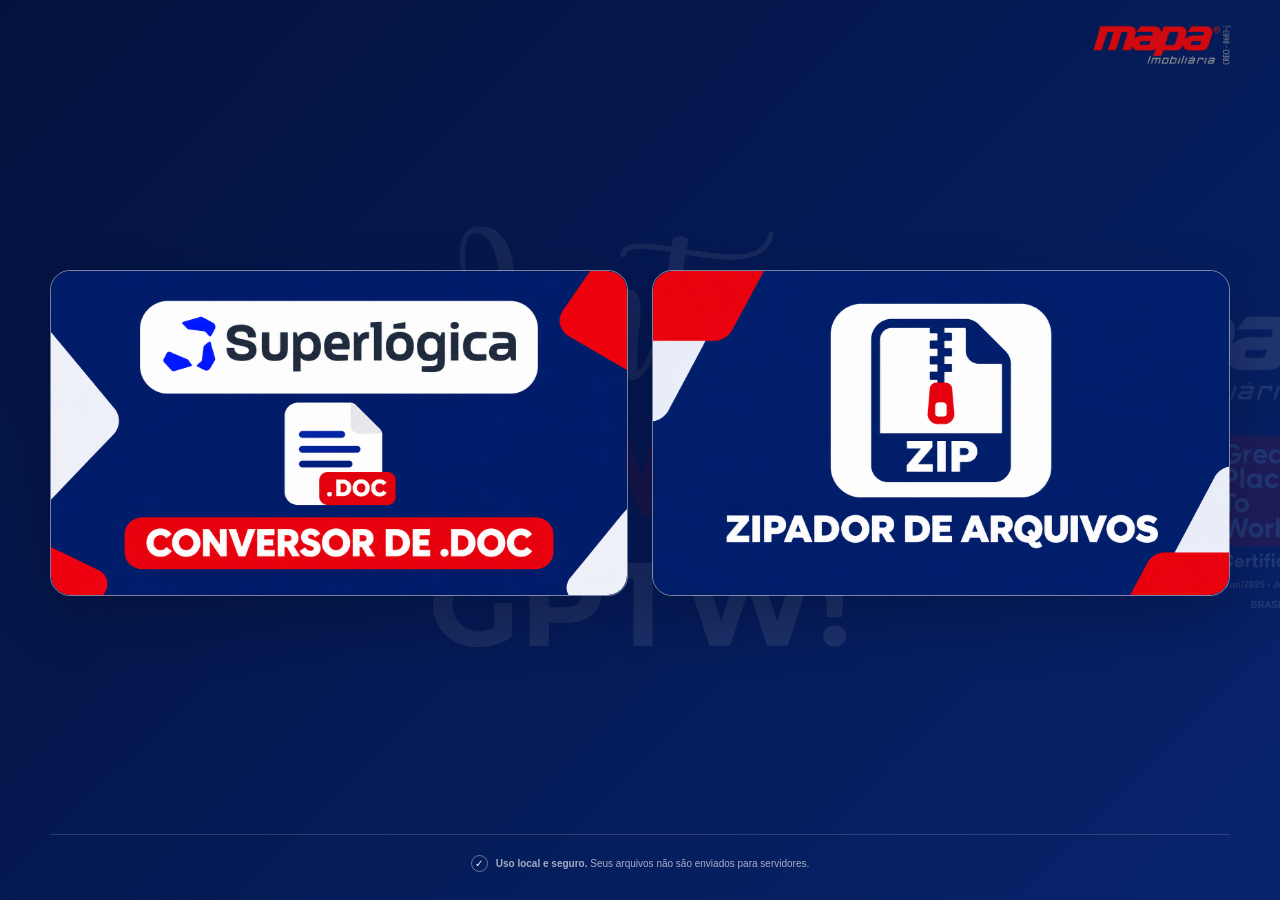
<file: index.html>
<!doctype html>
<html lang="pt-BR">
<head>
  <meta charset="utf-8">
  <meta name="viewport" content="width=device-width, initial-scale=1">
  <meta name="description" content="Portal de ferramentas da Mapa Imobiliária.">
  <meta name="theme-color" content="#08256f">
  <title>Ferramentas Mapa Imobiliária</title>
  <link rel="icon" href="data:image/svg+xml,%3Csvg xmlns='http://www.w3.org/2000/svg' viewBox='0 0 64 64'%3E%3Crect width='64' height='64' rx='16' fill='%23082066'/%3E%3Cpath d='M15 32 32 17 49 32M22 29v19h20V29M29 48V35h7v13' fill='none' stroke='white' stroke-width='4'/%3E%3C/svg%3E">
  <link rel="stylesheet" href="styles.css">
</head>
<body>
  <header class="topbar">
    <img class="mapa-logo" src="assets/mapa-logo.png" alt="Mapa Imobiliária" width="447" height="112">
  </header>

  <main>
    <section class="tool-grid" aria-label="Ferramentas disponíveis">
      <a class="tool-card" href="ferramentas/conversor-doc/index.html" aria-label="Abrir Conversor de .DOC">
        <span class="thumbnail-wrap">
          <img src="assets/thumbnail-conversor-doc.png" alt="Conversor de DOC com a identidade da Superlógica" width="1536" height="864">
        </span>
      </a>

      <a class="tool-card" href="ferramentas/zipador/index.html" aria-label="Abrir Zipador de arquivos">
        <span class="thumbnail-wrap">
          <img src="assets/thumbnail-zipador-arquivos.png" alt="Ícone de arquivo ZIP com a identidade da Mapa" width="1536" height="864">
        </span>
      </a>
    </section>
  </main>

  <footer>
    <span class="security-icon" aria-hidden="true">✓</span>
    <span><strong>Uso local e seguro.</strong> Seus arquivos não são enviados para servidores.</span>
  </footer>
</body>
</html>
</file>
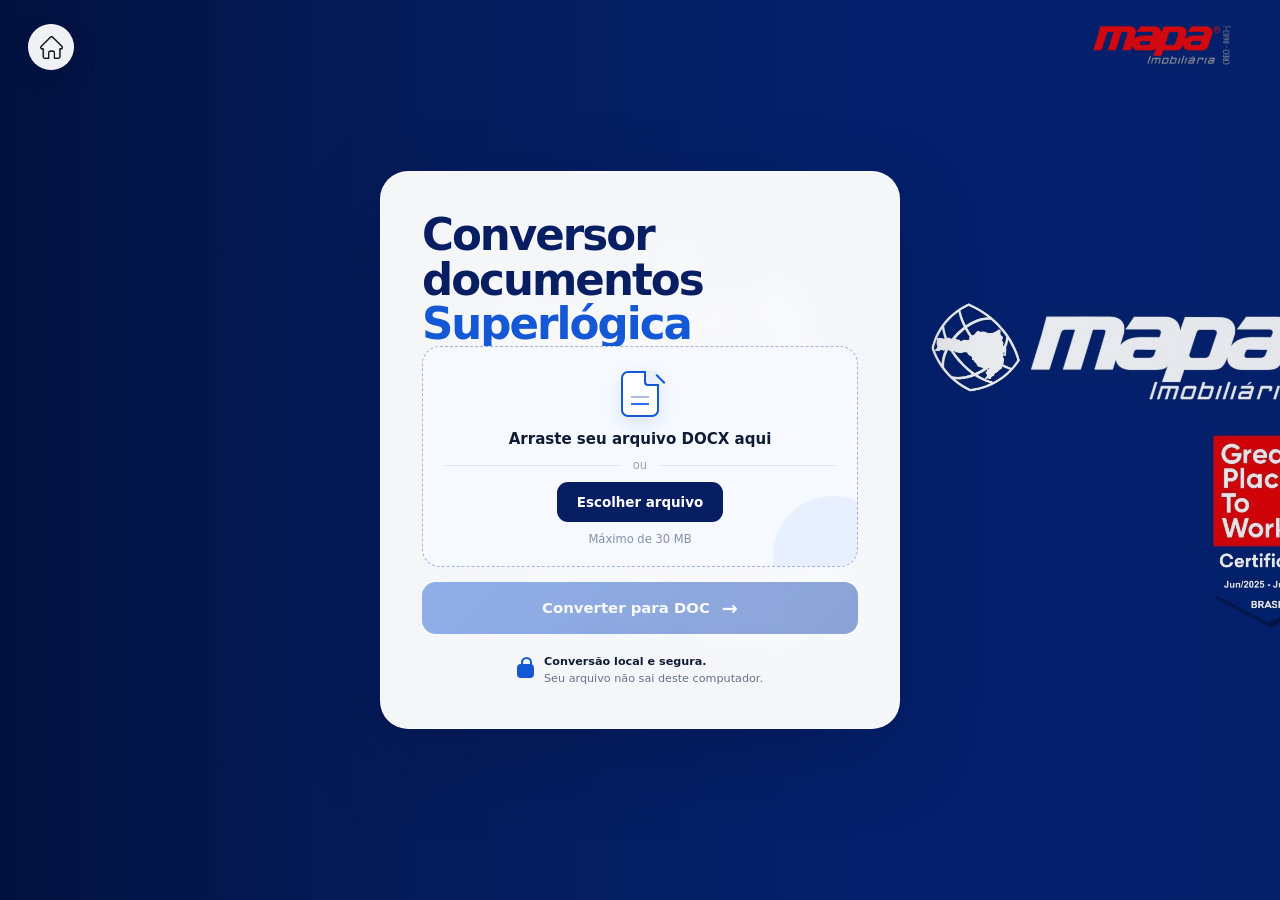
<file: ferramentas/conversor-doc/index.html>
<!doctype html>
<html lang="pt-BR">
  <head>
    <meta charset="UTF-8" />
    <meta name="viewport" content="width=device-width, initial-scale=1" />
    <meta
      name="description"
      content="Converta documentos DOCX para DOC diretamente no navegador."
    />
    <meta name="theme-color" content="#071e63" />
    <title>Conversor documentos Superlógica</title>
    <link rel="icon" href="data:image/svg+xml,%3Csvg xmlns='http://www.w3.org/2000/svg' viewBox='0 0 64 64'%3E%3Crect width='64' height='64' rx='16' fill='%23082066'/%3E%3Cpath d='M15 32 32 17 49 32M22 29v19h20V29M29 48V35h7v13' fill='none' stroke='white' stroke-width='4'/%3E%3C/svg%3E" />
    <link rel="stylesheet" href="styles.css" />
  </head>
  <body>
    <a class="home-link" href="../../index.html" aria-label="Voltar ao menu principal"><img src="../../assets/home-icon.png" alt="" width="512" height="512"></a>
    <img class="mapa-logo" src="../../assets/mapa-logo.png" alt="Mapa Imobiliária" width="447" height="112">
    <main class="page-shell">
      <section class="converter-card" aria-labelledby="page-title">
        <h1 id="page-title">Conversor documentos <span>Superlógica</span></h1>

        <div
          class="drop-zone"
          id="drop-zone"
          role="button"
          tabindex="0"
          aria-controls="file-input"
          aria-describedby="drop-hint"
        >
          <input
            id="file-input"
            type="file"
            accept=".docx,application/vnd.openxmlformats-officedocument.wordprocessingml.document"
            hidden
          />
          <div class="document-icon" aria-hidden="true">
            <span></span>
          </div>
          <p class="drop-title">Arraste seu arquivo DOCX aqui</p>
          <p class="drop-divider"><span>ou</span></p>
          <span class="choose-button">Escolher arquivo</span>
          <p class="drop-hint" id="drop-hint">Máximo de 30 MB</p>
        </div>

        <div class="file-card" id="file-card" hidden>
          <div class="file-badge" aria-hidden="true">DOCX</div>
          <div class="file-copy">
            <strong id="file-name"></strong>
            <span id="file-size"></span>
          </div>
          <button class="remove-button" id="remove-button" type="button">
            Remover
          </button>
        </div>

        <button class="convert-button" id="convert-button" type="button" disabled>
          <span class="button-label">Converter para DOC</span>
          <span class="button-arrow" aria-hidden="true">→</span>
        </button>

        <div class="status-card" id="status-card" role="status" aria-live="polite" hidden>
          <div class="status-icon" id="status-icon" aria-hidden="true">✓</div>
          <div class="status-copy">
            <strong id="status-title"></strong>
            <span id="status-message"></span>
          </div>
          <button class="download-again" id="download-again" type="button" hidden>
            Baixar novamente
          </button>
        </div>

        <div class="privacy-note">
          <span class="lock-icon" aria-hidden="true"></span>
          <p>
            <strong>Conversão local e segura.</strong>
            Seu arquivo não sai deste computador.
          </p>
        </div>
      </section>

    </main>

    <script src="vendor/mammoth.browser.min.js"></script>
    <script src="app.js"></script>
  </body>
</html>
</file>
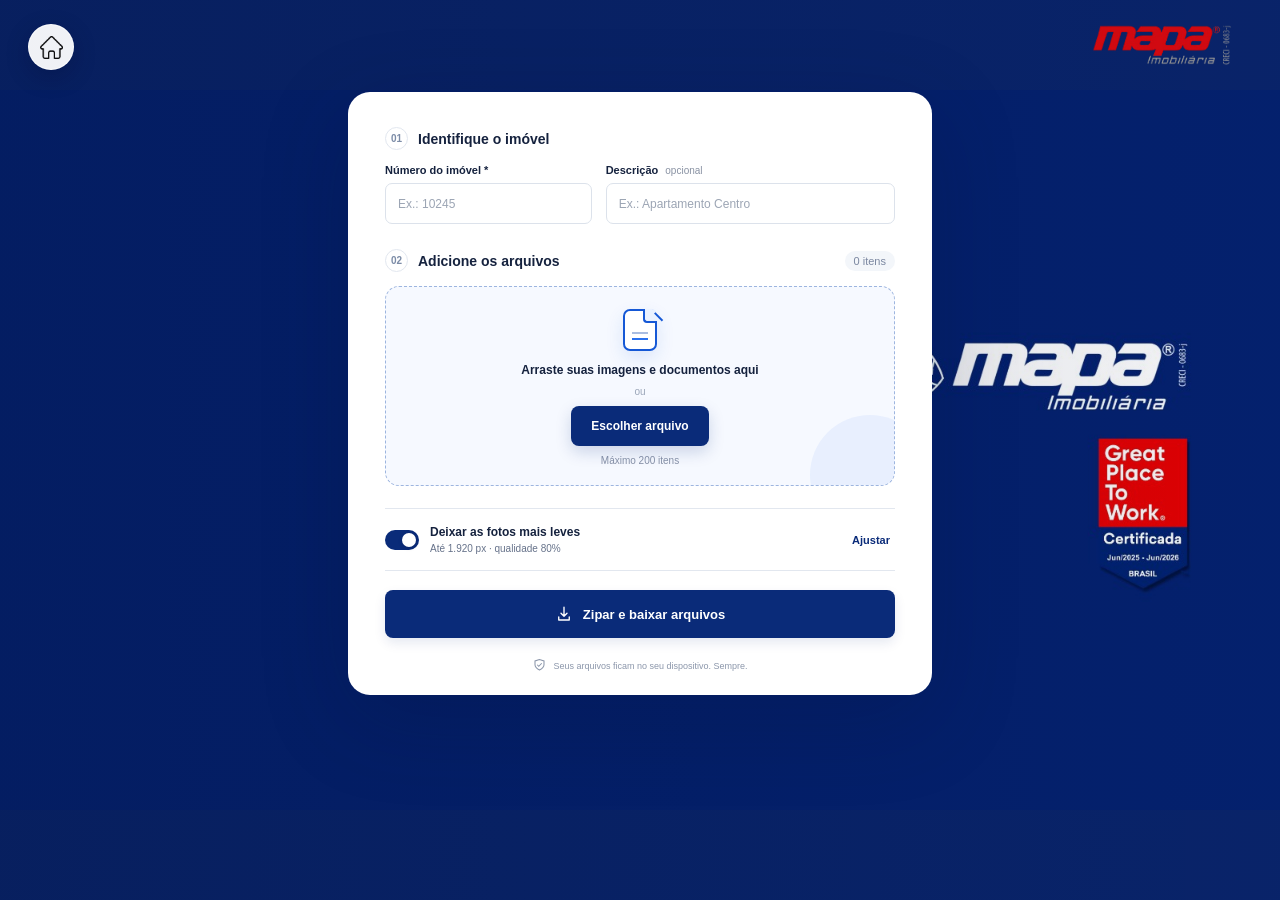
<file: ferramentas/zipador/index.html>
<!doctype html>
<html lang="pt-BR">
<head>
  <meta charset="utf-8">
  <meta name="viewport" content="width=device-width, initial-scale=1">
  <meta name="description" content="Organize imagens e documentos e baixe tudo em um ZIP.">
  <title>Zipador de arquivos | Mapa Imobiliária</title>
  <link rel="icon" href="data:image/svg+xml,%3Csvg xmlns='http://www.w3.org/2000/svg' viewBox='0 0 64 64'%3E%3Crect width='64' height='64' rx='16' fill='%23082066'/%3E%3Cpath d='M15 32 32 17 49 32M22 29v19h20V29M29 48V35h7v13' fill='none' stroke='white' stroke-width='4'/%3E%3C/svg%3E">
  <link rel="stylesheet" href="styles.css">
  <script src="zip.js" defer></script>
  <script src="app.js" defer></script>
</head>
<body>
  <header class="topbar"><a href="../../index.html" class="home-link" aria-label="Voltar ao menu principal"><img src="../../assets/home-icon.png" alt="" width="512" height="512"></a><img class="mapa-logo" src="../../assets/mapa-logo.png" alt="Mapa Imobiliária" width="447" height="112"></header>
  <main>
    <section class="workspace" aria-label="Zipador de arquivos">
      <form id="zip-form">
        <fieldset id="controls">
          <div class="section-heading"><span class="step">01</span><h2>Identifique o imóvel</h2></div>
          <div class="fields">
            <div><label for="property-number">Número do imóvel <span aria-hidden="true">*</span></label><input id="property-number" name="property" type="text" placeholder="Ex.: 10245" maxlength="60" required autocomplete="off"></div>
            <div><label for="description">Descrição <span class="optional">opcional</span></label><input id="description" name="description" type="text" placeholder="Ex.: Apartamento Centro" maxlength="100" autocomplete="off"></div>
          </div>
          <div class="section-heading photos-heading"><span class="step">02</span><h2>Adicione os arquivos</h2><span id="count" class="counter">0 itens</span></div>
          <input id="file-input" class="visually-hidden" type="file" multiple tabindex="-1" aria-label="Selecionar arquivos">
          <div id="drop-zone" class="drop-zone">
            <span class="document-icon" aria-hidden="true"><span></span></span>
            <p class="drop-title">Arraste suas imagens e documentos aqui</p>
            <p class="drop-divider"><span>ou</span></p>
            <button id="add-files" class="choose-button" type="button">Escolher arquivo</button>
            <p class="drop-hint">Máximo 200 itens</p>
          </div>
          <div id="photos-toolbar" class="photos-toolbar" hidden><span id="total-size"></span><button id="clear-files" type="button" class="text-button">Remover todas</button></div>
          <ul id="photo-grid" class="photo-grid" aria-label="Arquivos selecionados"></ul>
          <div class="compression">
            <label class="switch-label"><input id="compress" type="checkbox" checked><span class="switch" aria-hidden="true"></span><span><strong>Deixar as fotos mais leves</strong><small id="compression-summary">Até 1.920 px · qualidade 80%</small></span></label>
            <button id="settings-toggle" class="text-button" type="button" aria-expanded="false" aria-controls="settings">Ajustar</button>
          </div>
          <div id="settings" class="settings" hidden>
            <div><label for="max-size">Lado maior da imagem</label><select id="max-size"><option value="1280">1.280 px · mais compacto</option><option value="1920" selected>1.920 px · recomendado</option><option value="2560">2.560 px · mais detalhes</option></select></div>
            <div><label for="quality">Qualidade JPEG</label><select id="quality"><option value="0.65">65% · mais compacto</option><option value="0.8" selected>80% · recomendado</option><option value="0.9">90% · mais detalhes</option></select></div>
            <p>As imagens são convertidas para JPEG, sem ampliar. Transparências ficam brancas. Se a conversão não economizar espaço, o original é mantido.</p>
          </div>
          <button id="zip-button" class="primary zip-action" type="submit"><svg viewBox="0 0 24 24" fill="none" aria-hidden="true"><path d="M12 3v12m-4-4 4 4 4-4M5 16v4h14v-4" stroke="currentColor" stroke-width="1.8" stroke-linecap="round" stroke-linejoin="round"/></svg><span>Zipar e baixar arquivos</span></button>
        </fieldset>
        <div id="progress-area" class="progress-area" hidden><progress id="progress" max="100" value="0" aria-label="Progresso da criação do ZIP"></progress><div><span id="progress-text"></span><button id="cancel" type="button" class="text-button">Cancelar</button></div></div>
        <p id="message" class="message" role="status" aria-live="polite" hidden></p>
        <a id="download-again" class="download-again" hidden>Baixar ZIP novamente ↗</a>
      </form>
      <footer class="privacy"><svg viewBox="0 0 20 20" fill="none" aria-hidden="true"><path d="M10 2 4 4v5c0 4 6 7 6 7s6-3 6-7V4l-6-2Z" stroke="currentColor" stroke-width="1.4"/><path d="m7 9 2 2 4-4" stroke="currentColor" stroke-width="1.4"/></svg>Seus arquivos ficam no seu dispositivo. Sempre.</footer>
    </section>
  </main>
</body>
</html>
</file>
<file: styles.css>
:root {
  color-scheme: light;
  font-family: "Segoe UI", Arial, sans-serif;
  color: #12203e;
  background: #08246d;
  font-synthesis: none;
  --navy: #08246d;
  --navy-dark: #04194e;
  --red: #ee121f;
  --muted: #65718a;
}

* { box-sizing: border-box; }

html { min-height: 100%; }

body {
  margin: 0;
  min-height: 100vh;
  background:
    linear-gradient(135deg, rgba(3, 17, 59, .96), rgba(8, 36, 109, .88)),
    url("assets/wallpaper.jpeg") center / cover fixed no-repeat;
  display: flex;
  flex-direction: column;
}

a { color: inherit; }

a:focus-visible {
  outline: 3px solid #fff;
  outline-offset: 5px;
}

.topbar {
  width: min(1180px, calc(100% - 48px));
  margin: 0 auto;
  padding: 32px 0 20px;
  display: flex;
  align-items: center;
  justify-content: flex-end;
  color: #fff;
}

.mapa-logo {
  position: fixed;
  top: 24px;
  right: 28px;
  z-index: 30;
  display: block;
  width: 180px;
  height: auto;
  object-fit: contain;
}

.brand {
  color: #fff;
  text-decoration: none;
  font-size: 37px;
  line-height: .78;
  font-weight: 900;
  font-style: italic;
  letter-spacing: -2px;
}

.brand span {
  display: block;
  margin: 10px 0 0 4px;
  font-size: 8px;
  font-style: normal;
  font-weight: 600;
  letter-spacing: 2.4px;
}

.header-label {
  font-size: 10px;
  font-weight: 700;
  letter-spacing: 2.2px;
  opacity: .8;
}

main {
  width: min(1180px, calc(100% - 48px));
  margin: auto;
  padding: 60px 0 80px;
}

.intro {
  max-width: 650px;
  color: #fff;
  margin-bottom: 42px;
}

.eyebrow {
  display: flex;
  align-items: center;
  gap: 9px;
  font-size: 10px;
  font-weight: 700;
  letter-spacing: 2px;
  opacity: .76;
}

.eyebrow > span {
  width: 7px;
  height: 7px;
  border-radius: 50%;
  background: var(--red);
}

h1 {
  margin: 16px 0 12px;
  font-size: clamp(38px, 5vw, 61px);
  line-height: 1.02;
  letter-spacing: -2.5px;
}

.intro p {
  margin: 0;
  max-width: 570px;
  color: rgba(255, 255, 255, .75);
  font-size: 16px;
  line-height: 1.65;
}

.tool-grid {
  width: 100%;
  display: grid;
  grid-template-columns: repeat(2, minmax(0, 1fr));
  gap: 24px;
}

.tool-card {
  min-width: 0;
  background: transparent;
  border: 1px solid rgba(255, 255, 255, .46);
  border-radius: 20px;
  overflow: hidden;
  text-decoration: none;
  box-shadow: 0 22px 55px rgba(0, 7, 33, .3);
  transition: transform .2s ease, box-shadow .2s ease;
}

.tool-card:hover {
  transform: translateY(-6px);
  box-shadow: 0 28px 70px rgba(0, 7, 33, .42);
}

.thumbnail-wrap {
  position: relative;
  display: block;
  aspect-ratio: 16 / 9;
  overflow: hidden;
  border-radius: inherit;
  background: var(--navy);
}

.thumbnail-wrap img {
  display: block;
  width: 100%;
  height: 100%;
  object-fit: cover;
  transition: transform .35s ease;
}

.tool-card:hover img { transform: scale(1.025); }

.open-icon {
  position: absolute;
  top: 16px;
  right: 16px;
  width: 37px;
  height: 37px;
  border-radius: 50%;
  display: grid;
  place-items: center;
  color: var(--navy);
  background: rgba(255, 255, 255, .94);
  font-size: 18px;
  box-shadow: 0 5px 18px rgba(0, 0, 0, .17);
}

.card-copy {
  min-height: 132px;
  padding: 24px 25px 22px;
  display: flex;
  align-items: flex-end;
  justify-content: space-between;
  gap: 22px;
}

.card-copy strong {
  display: block;
  margin-bottom: 8px;
  color: #10214b;
  font-size: 20px;
  letter-spacing: -.4px;
}

.card-copy small {
  display: block;
  max-width: 300px;
  color: var(--muted);
  font-size: 12px;
  line-height: 1.5;
}

.action {
  flex: none;
  color: var(--navy);
  font-size: 11px;
  font-weight: 700;
  white-space: nowrap;
}

.action span { color: var(--red); margin-left: 5px; }

footer {
  width: min(1180px, calc(100% - 48px));
  margin: 0 auto;
  padding: 20px 0 28px;
  border-top: 1px solid rgba(255, 255, 255, .15);
  display: flex;
  align-items: center;
  justify-content: center;
  gap: 8px;
  color: rgba(255, 255, 255, .64);
  font-size: 10px;
}

.security-icon {
  width: 17px;
  height: 17px;
  border: 1px solid rgba(255, 255, 255, .38);
  border-radius: 50%;
  display: grid;
  place-items: center;
  color: #fff;
  font-size: 10px;
}

@media (max-width: 800px) {
  .tool-grid { grid-template-columns: 1fr; }
  main { padding: 38px 0 54px; }
}

@media (max-width: 540px) {
  .topbar, main, footer { width: min(100% - 28px, 1180px); }
  .topbar { padding-top: 23px; }
  .mapa-logo { top: 16px; right: 15px; width: 140px; }
  .brand { font-size: 31px; }
  .header-label { font-size: 8px; letter-spacing: 1.2px; }
  main { padding: 28px 0 44px; }
  h1 { letter-spacing: -1.8px; }
  .intro { margin-bottom: 28px; }
  .intro p { font-size: 14px; }
  .card-copy { min-height: 0; padding: 20px; align-items: flex-start; flex-direction: column; gap: 16px; }
  .tool-card { border-radius: 16px; }
  footer { text-align: center; line-height: 1.5; }
}

@media (prefers-reduced-motion: reduce) {
  .tool-card, .thumbnail-wrap img { transition: none; }
}
</file>
<file: ferramentas/conversor-doc/styles.css>
:root {
  --navy-950: #041541;
  --navy-900: #071e63;
  --navy-800: #0a2c7b;
  --blue-600: #1558d6;
  --blue-500: #2a71ee;
  --blue-100: #e8f0ff;
  --ink: #101c37;
  --muted: #66728b;
  --line: #dce4f1;
  --success: #087a4a;
  --danger: #bd1e2d;
  --white: #ffffff;
  --shadow: 0 28px 80px rgba(1, 13, 51, 0.28);
  font-family:
    Inter, ui-sans-serif, system-ui, -apple-system, BlinkMacSystemFont, "Segoe UI",
    sans-serif;
  color: var(--ink);
  font-synthesis: none;
}

* {
  box-sizing: border-box;
}

html {
  min-width: 320px;
  background: var(--navy-900);
}

body {
  min-width: 320px;
  min-height: 100vh;
  min-height: 100svh;
  margin: 0;
  background: var(--navy-900);
}

body::before {
  position: fixed;
  inset: 0;
  z-index: 0;
  content: "";
  background-image:
    linear-gradient(
      90deg,
      rgba(2, 16, 58, 0.9) 0%,
      rgba(5, 25, 78, 0.6) 34%,
      rgba(5, 23, 72, 0.08) 67%,
      rgba(5, 23, 72, 0.1) 100%
    ),
    url("assets/wallpaper.jpeg");
  background-position: center;
  background-size: cover;
}

button,
input {
  font: inherit;
}

button {
  -webkit-tap-highlight-color: transparent;
}

[hidden] {
  display: none !important;
}

.page-shell {
  position: relative;
  z-index: 1;
  display: grid;
  grid-template-columns: minmax(360px, 520px);
  justify-content: center;
  align-items: center;
  width: min(100%, 1680px);
  min-height: 100vh;
  min-height: 100svh;
  margin: 0 auto;
  padding: clamp(24px, 4vw, 64px);
}

.converter-card {
  width: 100%;
  padding: clamp(26px, 3.2vw, 44px);
  border: 1px solid rgba(255, 255, 255, 0.58);
  border-radius: 28px;
  background: rgba(255, 255, 255, 0.96);
  box-shadow: var(--shadow);
  backdrop-filter: blur(18px);
}

h1 {
  max-width: 420px;
  margin: 0;
  color: var(--navy-900);
  font-size: clamp(2rem, 3.4vw, 3.25rem);
  font-weight: 800;
  letter-spacing: -0.045em;
  line-height: 1.02;
}

h1 span {
  display: block;
  color: var(--blue-600);
}

.intro {
  max-width: 420px;
  margin: 16px 0 26px;
  color: var(--muted);
  font-size: 0.98rem;
  line-height: 1.6;
}

.intro strong {
  color: var(--ink);
}

.drop-zone {
  position: relative;
  padding: 24px 22px 20px;
  overflow: hidden;
  border: 1.5px dashed #9db5df;
  border-radius: 18px;
  outline: none;
  background: #f6f9ff;
  text-align: center;
  cursor: pointer;
  transition:
    border-color 160ms ease,
    background-color 160ms ease,
    box-shadow 160ms ease,
    transform 160ms ease;
}

.drop-zone::after {
  position: absolute;
  right: -36px;
  bottom: -50px;
  width: 120px;
  height: 120px;
  border-radius: 50%;
  background: rgba(42, 113, 238, 0.07);
  content: "";
}

.drop-zone:hover,
.drop-zone:focus-visible,
.drop-zone.is-dragging {
  border-color: var(--blue-500);
  background: #eef4ff;
  box-shadow: 0 0 0 4px rgba(42, 113, 238, 0.12);
  transform: translateY(-1px);
}

.document-icon {
  position: relative;
  width: 38px;
  height: 46px;
  margin: 0 auto 13px;
  border: 2px solid var(--blue-600);
  border-radius: 7px;
  background: var(--white);
  box-shadow: 0 7px 18px rgba(21, 88, 214, 0.12);
}

.document-icon::before {
  position: absolute;
  top: -2px;
  right: -2px;
  width: 13px;
  height: 13px;
  border-bottom: 2px solid var(--blue-600);
  border-left: 2px solid var(--blue-600);
  border-radius: 0 5px 0 4px;
  background: var(--blue-100);
  content: "";
}

.document-icon::after {
  position: absolute;
  right: 8px;
  bottom: 10px;
  left: 8px;
  height: 2px;
  background: var(--blue-500);
  box-shadow: 0 -7px 0 #a9bde1;
  content: "";
}

.document-icon span {
  position: absolute;
  top: 7px;
  right: -1px;
  width: 12px;
  height: 12px;
  border-top: 2px solid var(--blue-600);
  transform: rotate(45deg) translate(1px, -6px);
}

.drop-title {
  margin: 0;
  color: var(--ink);
  font-size: 0.94rem;
  font-weight: 750;
}

.drop-divider {
  display: flex;
  align-items: center;
  gap: 12px;
  margin: 10px auto;
  color: #9aa5b8;
  font-size: 0.72rem;
}

.drop-divider::before,
.drop-divider::after {
  flex: 1;
  height: 1px;
  background: #dce4f0;
  content: "";
}

.choose-button {
  position: relative;
  z-index: 1;
  display: inline-flex;
  align-items: center;
  justify-content: center;
  min-height: 40px;
  padding: 0 20px;
  border-radius: 11px;
  background: var(--navy-900);
  color: var(--white);
  font-size: 0.84rem;
  font-weight: 750;
}

.drop-hint {
  margin: 10px 0 0;
  color: #8792a8;
  font-size: 0.72rem;
}

.file-card {
  display: flex;
  align-items: center;
  gap: 13px;
  margin-top: 14px;
  padding: 13px;
  border: 1px solid var(--line);
  border-radius: 14px;
  background: var(--white);
}

.file-badge {
  display: grid;
  flex: 0 0 48px;
  place-items: center;
  width: 48px;
  height: 48px;
  border-radius: 12px;
  background: var(--blue-100);
  color: var(--blue-600);
  font-size: 0.62rem;
  font-weight: 850;
  letter-spacing: 0.03em;
}

.file-copy {
  display: flex;
  min-width: 0;
  flex: 1;
  flex-direction: column;
  gap: 3px;
}

.file-copy strong {
  overflow: hidden;
  color: var(--ink);
  font-size: 0.82rem;
  text-overflow: ellipsis;
  white-space: nowrap;
}

.file-copy span {
  color: var(--muted);
  font-size: 0.72rem;
}

.remove-button,
.download-again {
  padding: 8px 10px;
  border: 0;
  border-radius: 9px;
  background: transparent;
  color: var(--blue-600);
  font-size: 0.75rem;
  font-weight: 750;
  cursor: pointer;
}

.remove-button:hover,
.download-again:hover {
  background: var(--blue-100);
}

.convert-button {
  display: flex;
  align-items: center;
  justify-content: center;
  gap: 12px;
  width: 100%;
  min-height: 52px;
  margin-top: 15px;
  padding: 0 20px;
  border: 0;
  border-radius: 14px;
  background: linear-gradient(135deg, var(--blue-600), #0b3ba9);
  box-shadow: 0 12px 28px rgba(21, 88, 214, 0.26);
  color: var(--white);
  font-size: 0.93rem;
  font-weight: 800;
  cursor: pointer;
  transition:
    box-shadow 160ms ease,
    transform 160ms ease,
    opacity 160ms ease;
}

.convert-button:not(:disabled):hover {
  box-shadow: 0 15px 34px rgba(21, 88, 214, 0.34);
  transform: translateY(-1px);
}

.convert-button:focus-visible,
.remove-button:focus-visible,
.download-again:focus-visible {
  outline: 3px solid rgba(42, 113, 238, 0.28);
  outline-offset: 2px;
}

.convert-button:disabled {
  box-shadow: none;
  cursor: not-allowed;
  opacity: 0.45;
}

.convert-button.is-loading .button-arrow {
  width: 17px;
  height: 17px;
  border: 2px solid rgba(255, 255, 255, 0.45);
  border-top-color: var(--white);
  border-radius: 50%;
  font-size: 0;
  animation: spin 700ms linear infinite;
}

.button-arrow {
  font-size: 1.2rem;
  line-height: 1;
}

.status-card {
  display: grid;
  grid-template-columns: auto 1fr;
  align-items: center;
  gap: 12px;
  margin-top: 14px;
  padding: 13px;
  border: 1px solid #b8e0ce;
  border-radius: 14px;
  background: #f0fbf6;
}

.status-card.is-error {
  border-color: #f0bec4;
  background: #fff4f5;
}

.status-icon {
  display: grid;
  width: 34px;
  height: 34px;
  place-items: center;
  border-radius: 50%;
  background: var(--success);
  color: var(--white);
  font-weight: 850;
}

.status-card.is-error .status-icon {
  background: var(--danger);
}

.status-copy {
  display: flex;
  min-width: 0;
  flex-direction: column;
  gap: 2px;
}

.status-copy strong {
  color: var(--ink);
  font-size: 0.8rem;
}

.status-copy span {
  color: var(--muted);
  font-size: 0.72rem;
  line-height: 1.4;
}

.download-again {
  grid-column: 2;
  justify-self: start;
  padding-left: 0;
}

.privacy-note {
  display: flex;
  align-items: center;
  justify-content: center;
  gap: 10px;
  margin-top: 20px;
  color: var(--muted);
}

.privacy-note p {
  margin: 0;
  font-size: 0.7rem;
  line-height: 1.45;
}

.privacy-note strong {
  display: block;
  color: var(--ink);
}

.lock-icon {
  position: relative;
  width: 17px;
  height: 14px;
  border-radius: 4px;
  background: var(--blue-600);
}

.lock-icon::before {
  position: absolute;
  top: -7px;
  left: 4px;
  width: 7px;
  height: 8px;
  border: 2px solid var(--blue-600);
  border-bottom: 0;
  border-radius: 6px 6px 0 0;
  content: "";
}

@keyframes spin {
  to {
    transform: rotate(360deg);
  }
}

@media (max-width: 940px) {
  body::before {
    background-image:
      linear-gradient(rgba(3, 19, 64, 0.72), rgba(3, 19, 64, 0.82)),
      url("assets/wallpaper.jpeg");
    background-position: 61% center;
  }

  .page-shell {
    grid-template-columns: 1fr;
    justify-items: center;
    padding: 26px;
  }

  .converter-card {
    max-width: 520px;
  }

}

@media (max-width: 560px) {
  .page-shell {
    align-items: start;
    padding: 14px;
  }

  .converter-card {
    margin: 0;
    padding: 24px 20px;
    border-radius: 22px;
  }

  h1 {
    font-size: 2.1rem;
  }

  .intro {
    margin-bottom: 20px;
  }

  .drop-zone {
    padding: 20px 16px 17px;
  }

  .file-card {
    gap: 10px;
  }

  .file-badge {
    flex-basis: 42px;
    width: 42px;
    height: 42px;
  }
}

@media (prefers-reduced-motion: reduce) {
  *,
  *::before,
  *::after {
    scroll-behavior: auto !important;
    transition-duration: 0.01ms !important;
    animation-duration: 0.01ms !important;
    animation-iteration-count: 1 !important;
  }
}
/* Navegação do pacote unificado */
.home-link{position:fixed;top:24px;left:28px;z-index:30;width:46px;height:46px;display:grid;place-items:center;border:1px solid rgba(255,255,255,.72);border-radius:50%;background:rgba(255,255,255,.94);box-shadow:0 7px 22px rgba(0,10,49,.28);transition:transform .18s,background .18s}.home-link:hover{background:#fff;transform:translateY(-2px)}.home-link img{display:block;width:23px;height:23px;object-fit:contain}.home-link:focus-visible{outline:3px solid #fff;outline-offset:4px}@media(max-width:650px){.home-link{top:15px;left:15px;width:42px;height:42px}.home-link img{width:21px;height:21px}}
.mapa-logo{position:fixed;top:24px;right:28px;z-index:30;display:block;width:180px;height:auto;object-fit:contain}@media(max-width:650px){.mapa-logo{top:16px;right:15px;width:140px}}
</file>
<file: ferramentas/zipador/styles.css>
:root{font-family:"Segoe UI",Arial,sans-serif;color:#15223e;background:#09246b;font-synthesis:none;--blue:#0a2b79;--muted:#66728a;--border:#e2e7ef;--red:#e8202c}*{box-sizing:border-box}body{margin:0;min-height:100vh;background:linear-gradient(90deg,rgba(3,18,61,.26),rgba(3,18,61,.04)),url("assets/wallpaper.jpeg") center center/cover fixed no-repeat}button,input,select{font:inherit}button,a,input,select{-webkit-tap-highlight-color:transparent}button,a{touch-action:manipulation}button{cursor:pointer}button:disabled{cursor:wait}button:focus-visible,a:focus-visible,input:focus-visible,select:focus-visible{outline:3px solid #648de8;outline-offset:3px}button{transition:background .18s,transform .18s}button:hover:not(:disabled){filter:brightness(.95)}button:active:not(:disabled){transform:translateY(1px)}[hidden]{display:none!important}.topbar{max-width:1600px;margin:auto;padding:27px 4.5%;display:flex;justify-content:space-between;align-items:center;color:white}.brand{font-size:34px;font-weight:900;font-style:italic;letter-spacing:-2px;text-decoration:none;color:#fff;line-height:.9}.brand span{display:block;font-size:8px;font-style:normal;font-weight:500;letter-spacing:2px;margin:9px 0 0 3px}.tool-label{font-size:10px;letter-spacing:2px;opacity:.8}main{max-width:1600px;margin:auto;padding:0 4.5% 36px;display:flex;align-items:flex-end;gap:70px}.workspace{width:584px;flex-shrink:0;background:#fff;border:1px solid rgba(255,255,255,.75);border-radius:22px;box-shadow:0 24px 90px #00113633;padding:34px 36px 21px}.eyebrow{display:flex;align-items:center;gap:8px;font-size:9px;font-weight:700;letter-spacing:1.8px;color:#62718b}.dot{height:6px;width:6px;border-radius:50%;background:var(--red)}h1{font-size:38px;letter-spacing:-1.7px;line-height:1.1;font-weight:650;margin:15px 0 12px}.intro p{color:var(--muted);line-height:1.6;font-size:14px;margin:0 0 26px}fieldset{border:0;margin:0;padding:0;min-width:0}.section-heading{display:flex;align-items:center;gap:10px;margin-bottom:14px}.step{font-size:10px;font-weight:700;color:#7c8ca7;border:1px solid var(--border);border-radius:50%;width:23px;height:23px;display:grid;place-items:center}h2{font-size:14px;font-weight:650;margin:0}.fields{display:grid;grid-template-columns:1fr 1.4fr;gap:14px}label{font-size:11px;font-weight:600;display:block;margin-bottom:7px}.optional{font-size:10px;color:#8992a3;font-weight:400;margin-left:4px}input[type=text],select{width:100%;border:1px solid #dce2eb;border-radius:7px;background:#fff;padding:11px 12px;font-size:12px;color:#182645;min-height:41px}input::placeholder{color:#9ca5b4}input:focus,select:focus{border-color:var(--blue)}.photos-heading{margin-top:25px}.counter{margin-left:auto;color:#7b87a0;font-size:11px;background:#f3f6fa;padding:4px 9px;border-radius:20px}.drop-zone{border:1.5px dashed #cad5e7;border-radius:11px;background:#f8faff;display:flex;flex-direction:column;align-items:center;padding:22px 14px 19px;transition:background .18s,border-color .18s}.drop-zone.dragging{background:#e9f0ff;border-color:var(--blue)}.upload-icon{width:29px;height:29px;color:#7186ab;margin-bottom:12px}.secondary{background:white;color:var(--blue);font-size:12px;font-weight:650;border:1px solid #d6e0f2;border-radius:7px;padding:10px 17px;box-shadow:0 2px 3px #0a2b7905}.drop-zone p{font-size:11px;color:#7787a2;margin:10px 0 5px}.drop-zone small{font-size:9px;color:#8f9bb0}.photos-toolbar{display:flex;align-items:center;justify-content:space-between;margin:14px 0 7px;font-size:11px;color:var(--muted)}.text-button{color:var(--blue);background:transparent;border:0;padding:5px;font-size:11px;font-weight:600}.photo-grid{list-style:none;padding:0;margin:0;display:grid;grid-template-columns:repeat(4,minmax(0,1fr));gap:10px;max-height:330px;overflow:auto}.photo{position:relative;min-width:0;padding-bottom:4px}.photo img{display:block;width:100%;aspect-ratio:1.2;object-fit:cover;border-radius:7px;background:#edf0f6}.photo .remove{position:absolute;top:5px;right:5px;border:0;background:#fff;color:#23375a;border-radius:50%;width:24px;height:24px;line-height:20px;font-size:19px;box-shadow:0 1px 6px #0002}.photo-name{font-size:10px;white-space:nowrap;overflow:hidden;text-overflow:ellipsis;display:block;margin-top:6px}.photo small{font-size:9px;color:#8793a7}.compression{display:flex;align-items:center;justify-content:space-between;margin-top:22px;padding:16px 0;border-top:1px solid var(--border);border-bottom:1px solid var(--border)}.switch-label{display:flex;align-items:center;gap:11px;cursor:pointer;margin:0;position:relative}.switch-label input{position:absolute;opacity:0;width:36px;height:22px;margin:0}.switch{display:block;position:relative;width:34px;height:20px;border-radius:12px;background:#c3cad5;transition:background .2s}.switch:after{content:"";position:absolute;left:3px;top:3px;width:14px;height:14px;border-radius:50%;background:#fff;box-shadow:0 1px 4px #0002;transition:transform .2s}.switch-label input:checked+.switch{background:var(--blue)}.switch-label input:checked+.switch:after{transform:translateX(14px)}.switch-label input:focus-visible+.switch{outline:3px solid #648de8;outline-offset:3px}.switch-label strong{display:block;font-size:12px;font-weight:600}.switch-label small{display:block;color:var(--muted);font-weight:400;font-size:10px;margin-top:4px}.settings{display:grid;grid-template-columns:1fr 1fr;gap:12px;background:#f6f8fc;padding:14px;border-radius:0 0 8px 8px}.settings select{font-size:11px;padding:9px}.settings p{grid-column:1/-1;font-size:10px;line-height:1.6;color:var(--muted);margin:0}.download-preview{margin:19px 0 14px;display:flex;flex-direction:column;gap:5px;min-width:0}.download-preview span{font-size:8px;letter-spacing:1.2px;font-weight:700;color:#95a0b3}.download-preview output{font-size:11px;color:#667694;overflow-wrap:anywhere}.primary{display:flex;align-items:center;justify-content:center;gap:10px;width:100%;padding:15px 20px;color:#fff;background:var(--blue);border:0;border-radius:8px;font-size:13px;font-weight:600;box-shadow:0 5px 12px #0a2b791a}.primary svg{width:18px;height:18px}.primary:disabled{opacity:.6}.privacy{display:flex;align-items:center;justify-content:center;gap:6px;margin-top:20px;color:#8b96aa;font-size:9px}.privacy svg{height:15px;width:15px}.side-note{color:#fff;margin:0 0 30px auto;max-width:380px;text-shadow:0 2px 10px #00183f55}.side-note>span{font-size:9px;letter-spacing:2px;opacity:.7}.side-note p{font-size:25px;line-height:1.4;font-weight:300;letter-spacing:-.3px}.side-note .line{height:3px;width:32px;background:#ec1826;margin:24px 0 17px}.side-note small{font-size:10px;opacity:.65}.message{font-size:12px;line-height:1.6;border-radius:8px;background:#edf6f1;color:#276345;padding:12px;margin:14px 0 0;overflow-wrap:anywhere}.message.error{background:#fff0f0;color:#a32132}.download-again{display:inline-block;color:var(--blue);font-size:12px;font-weight:600;margin:12px 0 0}.progress-area{margin-top:17px}progress{width:100%;height:7px;border:0;border-radius:8px;overflow:hidden;accent-color:var(--blue)}progress::-webkit-progress-bar{background:#e5ebf5}progress::-webkit-progress-value{background:var(--blue)}.progress-area>div{display:flex;justify-content:space-between;align-items:center;margin-top:5px;font-size:11px;color:var(--muted)}.visually-hidden{position:absolute;width:1px;height:1px;padding:0;margin:-1px;overflow:hidden;clip:rect(0,0,0,0);white-space:nowrap;border:0}@media(min-width:1500px){main{padding-top:20px}.workspace{width:600px}.topbar{padding-top:35px}}@media(max-width:1100px){.side-note{display:none}body{background-position:65% center}.workspace{width:550px}}@media(max-width:650px){body{background-position:72% top;background-size:auto 100vh}.topbar{padding:22px 22px 19px}.tool-label{font-size:8px;letter-spacing:1px}.brand{font-size:30px}main{padding:0 14px 20px}.workspace{width:100%;padding:26px 22px 20px;border-radius:17px}h1{font-size:34px}.fields{grid-template-columns:1fr;gap:14px}.intro p{font-size:13px}.photo-grid{grid-template-columns:repeat(3,minmax(0,1fr))}.settings{grid-template-columns:1fr}.privacy{font-size:8px}.eyebrow{font-size:8px}.compression{gap:7px}}@media(prefers-reduced-motion:reduce){*{transition:none!important}}

.switch{pointer-events:none}@media(min-width:651px){body{background-size:cover,100% auto}}
.topbar{min-height:92px}.home-link{position:fixed;top:24px;left:28px;z-index:30;width:46px;height:46px;display:grid;place-items:center;border:1px solid rgba(255,255,255,.72);border-radius:50%;background:rgba(255,255,255,.94);box-shadow:0 7px 22px rgba(0,10,49,.28);transition:transform .18s,background .18s}.home-link:hover{background:#fff;transform:translateY(-2px)}.home-link img{display:block;width:23px;height:23px;object-fit:contain}.home-link:focus-visible{outline:3px solid #fff;outline-offset:4px}@media(max-width:650px){.topbar{min-height:70px}.home-link{top:15px;left:15px;width:42px;height:42px}.home-link img{width:21px;height:21px}}
.mapa-logo{position:fixed;top:24px;right:28px;z-index:30;display:block;width:180px;height:auto;object-fit:contain}@media(max-width:650px){.mapa-logo{top:16px;right:15px;width:140px}}

/* Área de seleção no mesmo padrão visual do Conversor */
.drop-zone{position:relative;padding:22px 22px 19px;overflow:hidden;border:1.5px dashed #9db5df;border-radius:14px;background:#f6f9ff;text-align:center;transition:border-color .16s,background .16s,box-shadow .16s,transform .16s}.drop-zone::after{position:absolute;right:-36px;bottom:-50px;width:120px;height:120px;border-radius:50%;background:rgba(42,113,238,.07);content:""}.drop-zone:hover,.drop-zone.dragging{border-color:#2a71ee;background:#eef4ff;box-shadow:0 0 0 4px rgba(42,113,238,.12);transform:translateY(-1px)}.document-icon{position:relative;display:block;width:34px;height:42px;margin:0 auto 12px;border:2px solid #1558d6;border-radius:7px;background:#fff;box-shadow:0 7px 18px rgba(21,88,214,.12)}.document-icon::before{position:absolute;top:-2px;right:-2px;width:12px;height:12px;border-bottom:2px solid #1558d6;border-left:2px solid #1558d6;border-radius:0 5px 0 4px;background:#eaf2ff;content:""}.document-icon::after{position:absolute;right:7px;bottom:9px;left:7px;height:2px;background:#2a71ee;box-shadow:0 -6px 0 #a9bde1;content:""}.document-icon span{position:absolute;top:7px;right:-1px;width:11px;height:11px;border-top:2px solid #1558d6;transform:rotate(45deg) translate(1px,-6px)}.drop-zone .drop-title{margin:0;color:#15223e;font-size:12px;font-weight:700}.drop-zone .drop-divider{position:relative;z-index:1;display:flex;align-items:center;gap:12px;margin:9px auto;color:#9aa5b8;font-size:10px}.drop-divider::before,.drop-divider::after{flex:1;height:1px;background:#dce4f0;content:""}.choose-button{position:relative;z-index:2;display:inline-flex;align-items:center;justify-content:center;min-height:40px;padding:0 20px;border:0;border-radius:8px;background:#0a2b79;color:#fff;font-size:12px;font-weight:700;box-shadow:0 6px 16px rgba(10,43,121,.18)}.choose-button:hover{background:#071f5c}.drop-zone .drop-hint{position:relative;z-index:1;margin:9px 0 0;color:#8792a8;font-size:10px}.file-placeholder{display:grid;width:100%;aspect-ratio:1.2;place-items:center;border-radius:7px;background:linear-gradient(145deg,#edf3ff,#dfe9fa);color:#0a2b79;font-size:13px;font-weight:800;letter-spacing:.04em;text-transform:uppercase}.zip-action{margin-top:19px}
main{justify-content:center}
</file>
